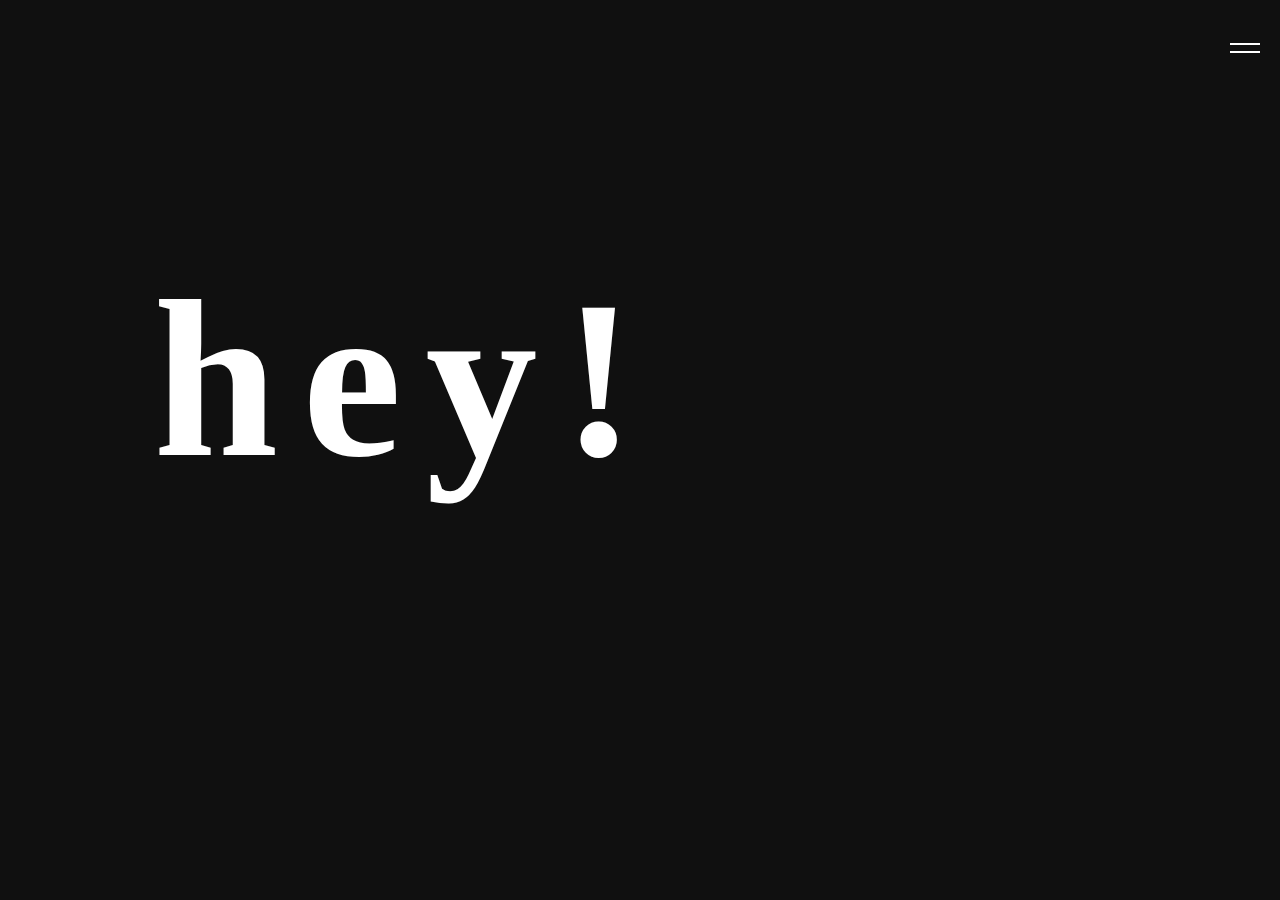
<file: index.html>
<!DOCTYPE html>
<html>
<head>
    <link rel="stylesheet" href="style.css">
    <title>Home</title>
    <style>
        body {
            background-color:#101010;
            margin: 0;
            padding: 0;
            font-family: michroma;
        }

        .nav {
            position: relative;
            justify-content: space-around;
            flex-wrap: wrap;
            width: 100%;
            height: 6rem;
            background-color:#101010;
            transform: rotateX(0);
            transition: all 0.5s ease;
            transform-origin: top;
            transform-style: preserve-3d;
        }

        .nav.closed {
            transform: rotateX(-90deg);
        }

        .nav ul {
            list-style-type: none;
            padding: 0;
            margin: 0;
            position: absolute;
            top: 0;
            left: 0;
            width: 100%;
            height: 100%;
            display: flex;
            align-items: center;
            justify-content: space-around;
            transform: rotateX(90deg);
            transform-origin: top;
            backface-visibility: hidden;
        }

        .nav ul a {
            color: rgb(255, 255, 255);
            text-decoration: none;
            font-size: 1.5rem;
        }

        .hamburger {
            position: absolute;
            right: 1.25rem;
            top: 50%;
            transform: translateY(-50%);
            cursor: pointer;
            user-select: none;
            transition: 0.5s;
        }

        .hamburger.closed {
            transform: rotate(90deg) translateY(-50%);
        }

        .hamburger span {
            display: block;
            width: 1.875rem;
            height: 0.125rem;
            background-color: white;
            margin: 0.375rem 0;
            transition: 0.5s;
        }

        .hamburger.closed span:nth-child(1) {
            transform: rotate(45deg) translate(0.3125rem, 0.3125rem);
        }

        .hamburger.closed span:nth-child(2) {
            opacity: 0;
        }

        .hamburger.closed span:nth-child(3) {
            transform: rotate(-45deg) translate(0.4375rem, -0.375rem);
         }
         </style>
        <script>
        window.onload = function() {
            var nav = document.querySelector('.nav');
            var hamburger = document.querySelector('.hamburger');

            hamburger.onclick = function() {
                nav.classList.toggle('closed');
                hamburger.classList.toggle('closed');
            };
          };
        </script>
        </head>
        <body>
        <div class="nav">
        <ul>
            <li><a href="index.html">Home</a></li>
            <li><a href="portfolio.html">portfolio</a></li>
            <li><a href="content.html">Contact</a></li>
        </ul>

        <div class="hamburger">
            <span></span>
            <span></span>
           </div>
         </div>
         <!-- <section class="horizon15"> -->
                <h2 class="h2-holme">hey!</h2>
         <!-- </section> -->
        </body>
        </html>
</file>
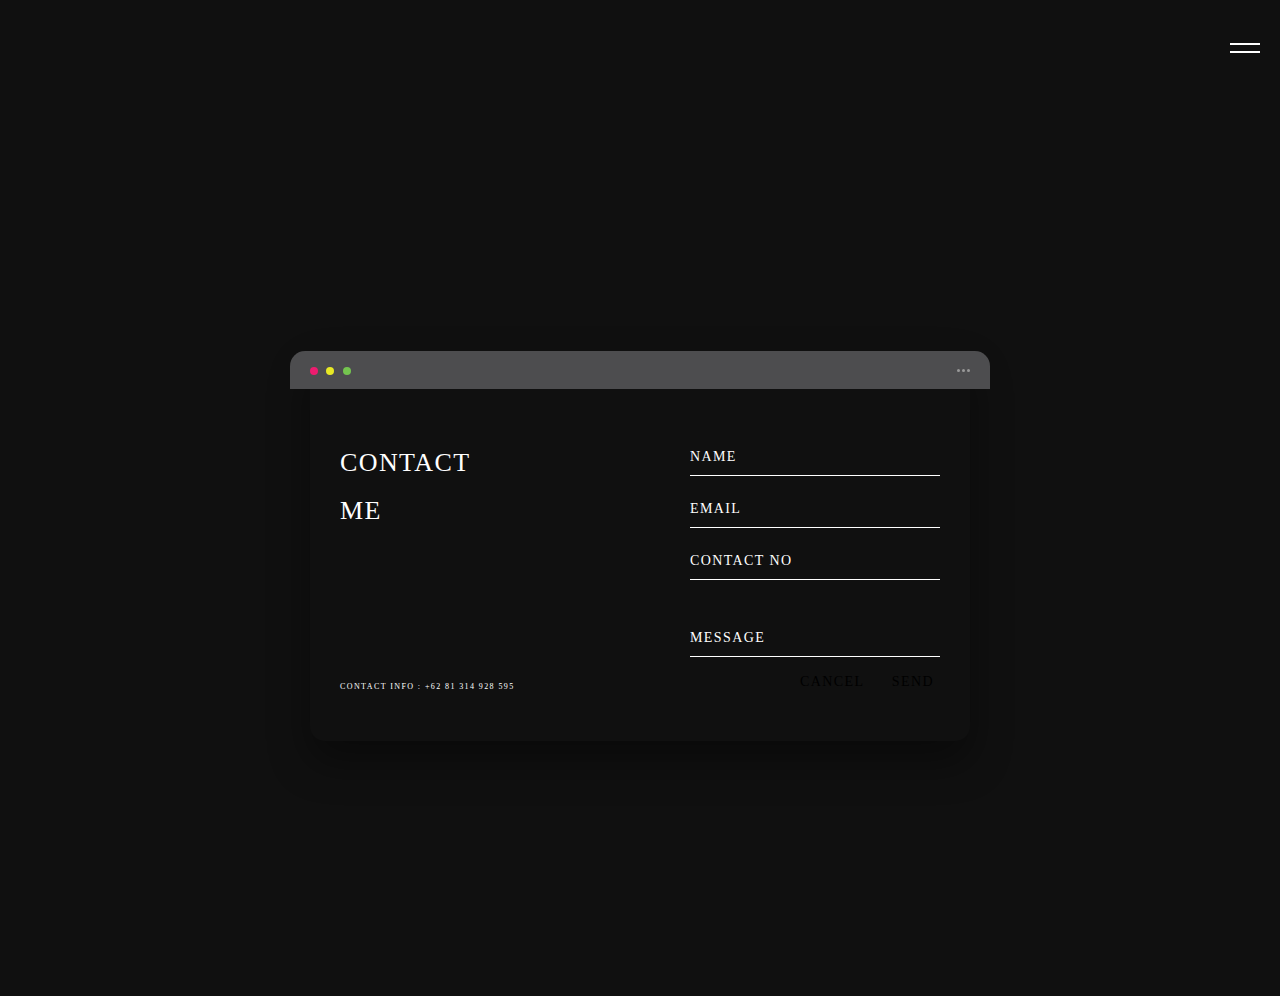
<file: content.html>
<!DOCTYPE html>
<html>
<head>
    <link rel="stylesheet" href="style.css">
    <title>content</title>
    <style>
        body {
            background-color:#101010;
            margin: 0;
            padding: 0;
            font-family: michroma;
        }

        .nav {
            position: relative;
            justify-content: space-around;
            flex-wrap: wrap;
            width: 100%;
            height: 6rem;
            background-color:#101010;
            transform: rotateX(0);
            transition: all 0.5s ease;
            transform-origin: top;
            transform-style: preserve-3d;
        }

        .nav.closed {
            transform: rotateX(-90deg);
        }

        .nav ul {
            list-style-type: none;
            padding: 0;
            margin: 0;
            position: absolute;
            top: 0;
            left: 0;
            width: 100%;
            height: 100%;
            display: flex;
            align-items: center;
            justify-content: space-around;
            transform: rotateX(90deg);
            transform-origin: top;
            backface-visibility: hidden;
        }

        .nav ul a {
            color: rgb(255, 255, 255);
            text-decoration: none;
            font-size: 1.5rem;
        }

        .hamburger {
            position: absolute;
            right: 1.25rem;
            top: 50%;
            transform: translateY(-50%);
            cursor: pointer;
            user-select: none;
            transition: 0.5s;
        }

        .hamburger.closed {
            transform: rotate(90deg) translateY(-50%);
        }

        .hamburger span {
            display: block;
            width: 1.875rem;
            height: 0.125rem;
            background-color: white;
            margin: 0.375rem 0;
            transition: 0.5s;
        }

        .hamburger.closed span:nth-child(1) {
            transform: rotate(45deg) translate(0.3125rem, 0.3125rem);
        }

        .hamburger.closed span:nth-child(2) {
            opacity: 0;
        }

        .hamburger.closed span:nth-child(3) {
            transform: rotate(-45deg) translate(0.4375rem, -0.375rem);
         }

         *, *:before, *:after {
  box-sizing: border-box;
  -webkit-font-smoothing: antialiased;
  -moz-osx-font-smoothing: grayscale;
}

body, button, input {
  font-family:michroma;
  letter-spacing: 1.4px;
}

.background {
  display: flex;
  min-height: 100vh;
}

.container {
  flex: 0 1 700px;
  margin: auto;
}

.screen {
  position: relative;
  border: 3px solid var(--clr-white);
  border-radius: 15px;
}

.screen:after {
  content: '';
  display: block;
  position: absolute;
  top: 0;
  left: 20px;
  right: 20px;
  bottom: 0;
  border-radius: 15px;
  box-shadow: 0 20px 40px rgba(0, 0, 0, .4);
  z-index: -1;
}

.screen-header {
  display: flex;
  align-items: center;
  padding: 10px 20px;
  background: #4d4d4f;
  border-top-left-radius: 15px;
  border-top-right-radius: 15px;
}

.screen-header-left {
  margin-right: auto;
}

.screen-header-button {
  display: inline-block;
  width: 8px;
  height: 8px;
  margin-right: 3px;
  border-radius: 8px;
  background: white;
}

.screen-header-button.close {
  background: #ed1c6f;
}

.screen-header-button.maximize {
  background: #e8e925;
}

.screen-header-button.minimize {
  background: #74c54f;
}

.screen-header-right {
  display: flex;
}

.screen-header-ellipsis {
  width: 3px;
  height: 3px;
  margin-left: 2px;
  border-radius: 8px;
  background: #999;
}

.screen-body {
  display: flex;
}

.screen-body-item {
  flex: 1;
  padding: 50px;
}

.screen-body-item.left {
  display: flex;
  flex-direction: column;
}

.app-title {
  display: flex;
  flex-direction: column;
  position: relative;
  color: white;
  line-height: 3rem;
  
  font-size: 26px;
}

.app-title:after {
  content: '';
  display: block;
  position: absolute;
  left: 0;
  bottom: -10px;
  width: 25px;
  height: 4px;
}

.app-contact {
  margin-top: auto;
  font-size: 8px;
  color:white;
}

.app-form-group {
  margin-bottom: 15px;
}

.app-form-group.message {
  margin-top: 40px;
}

.app-form-group.buttons {
  margin-bottom: 0;
  text-align: right;
}

.app-form-control {
  width: 100%;
  padding: 10px 0;
  background: none;
  border: none;
  border-bottom: 1px solid #ffffff;
  color: #ddd;
  font-size: 14px;
  text-transform: uppercase;
  outline: none;
  transition: border-color .2s;
}

.app-form-control::placeholder {
  color: #ffffff;
}

.app-form-control:focus {
  border-bottom-color: #ddd;
}

.app-form-button {
  background: none;
  border: none;
  font-size: 14px;
  cursor: pointer;
  outline: none;
}

.app-form-button__cancel {
  padding-right: 1rem;
}

.app-form-button:hover {
  color: var(--crl-yellow);
}

.credits {
  display: flex;
  justify-content: center;
  align-items: center;
  margin-top: 20px;
  color: #ffa4bd;
  font-family: 'Roboto Condensed', sans-serif;
  font-size: 16px;
  font-weight: normal;
}

.credits-link {
  display: flex;
  align-items: center;
  color: #fff;
  font-weight: bold;
  text-decoration: none;
}

.dribbble {
  width: 20px;
  height: 20px;
  margin: 0 5px;
}

@media screen and (max-width: 520px) {
  .screen-body {
    flex-direction: column;
  }

  .screen-body-item.left {
    margin-bottom: 30px;
  }

  .app-title {
    flex-direction: row;
  }

  .app-title span {
    margin-right: 12px;
  }

  .app-title:after {
    display: none;
  }
}

@media screen and (max-width: 600px) {
  .screen-body {
    padding: 40px;
  }

  .screen-body-item {
    padding: 0;
  }
}
         </style>
        <script>
        window.onload = function() {
            var nav = document.querySelector('.nav');
            var hamburger = document.querySelector('.hamburger');

            hamburger.onclick = function() {
                nav.classList.toggle('closed');
                hamburger.classList.toggle('closed');
            };
          };
        </script>
        </head>
        <body>
        <div class="nav">
        <ul>
            <li><a href="index.html">Home</a></li>
            <li><a href="portfolio.html">portfolio</a></li>
            <li><a href="content.html">Contact</a></li>
        </ul>

        <div class="hamburger">
            <span></span>
            <span></span>
           </div>
         </div>
         <div class="background" id="contact">
            <div class="container">
              <div class="screen">
                <div class="screen-header">
                  <div class="screen-header-left">
                    <div class="screen-header-button close"></div>
                    <div class="screen-header-button maximize"></div>
                    <div class="screen-header-button minimize"></div>
                  </div>
                  <div class="screen-header-right">
                    <div class="screen-header-ellipsis"></div>
                    <div class="screen-header-ellipsis"></div>
                    <div class="screen-header-ellipsis"></div>
                  </div>
                </div>
                <div class="screen-body">
                  <div class="screen-body-item left">
                    <div class="app-title">
                      <span>CONTACT</span>
                      <span>ME</span>
                    </div>
                    <div class="app-contact">
                      CONTACT INFO : +62 81 314 928 595
                    </div>
                  </div>
                  <div class="screen-body-item">
                    <div class="app-form">
                      <div class="app-form-group">
                        <input class="app-form-control" placeholder="NAME" />
                      </div>
                      <div class="app-form-group">
                        <input class="app-form-control" placeholder="EMAIL" />
                      </div>
                      <div class="app-form-group">
                        <input
                          class="app-form-control"
                          placeholder="CONTACT NO"
                        />
                      </div>
                      <div class="app-form-group message">
                        <input class="app-form-control" placeholder="MESSAGE" />
                      </div>
                      <div class="app-form-group buttons">
                        <button class="app-form-button app-form-button__cancel">
                          CANCEL
                        </button>
                        <button class="app-form-button">SEND</button>
                      </div>
                    </div>
                  </div>
                </div>
              </div>
            </div>
          </div>
        </body>
        </html>
</file>
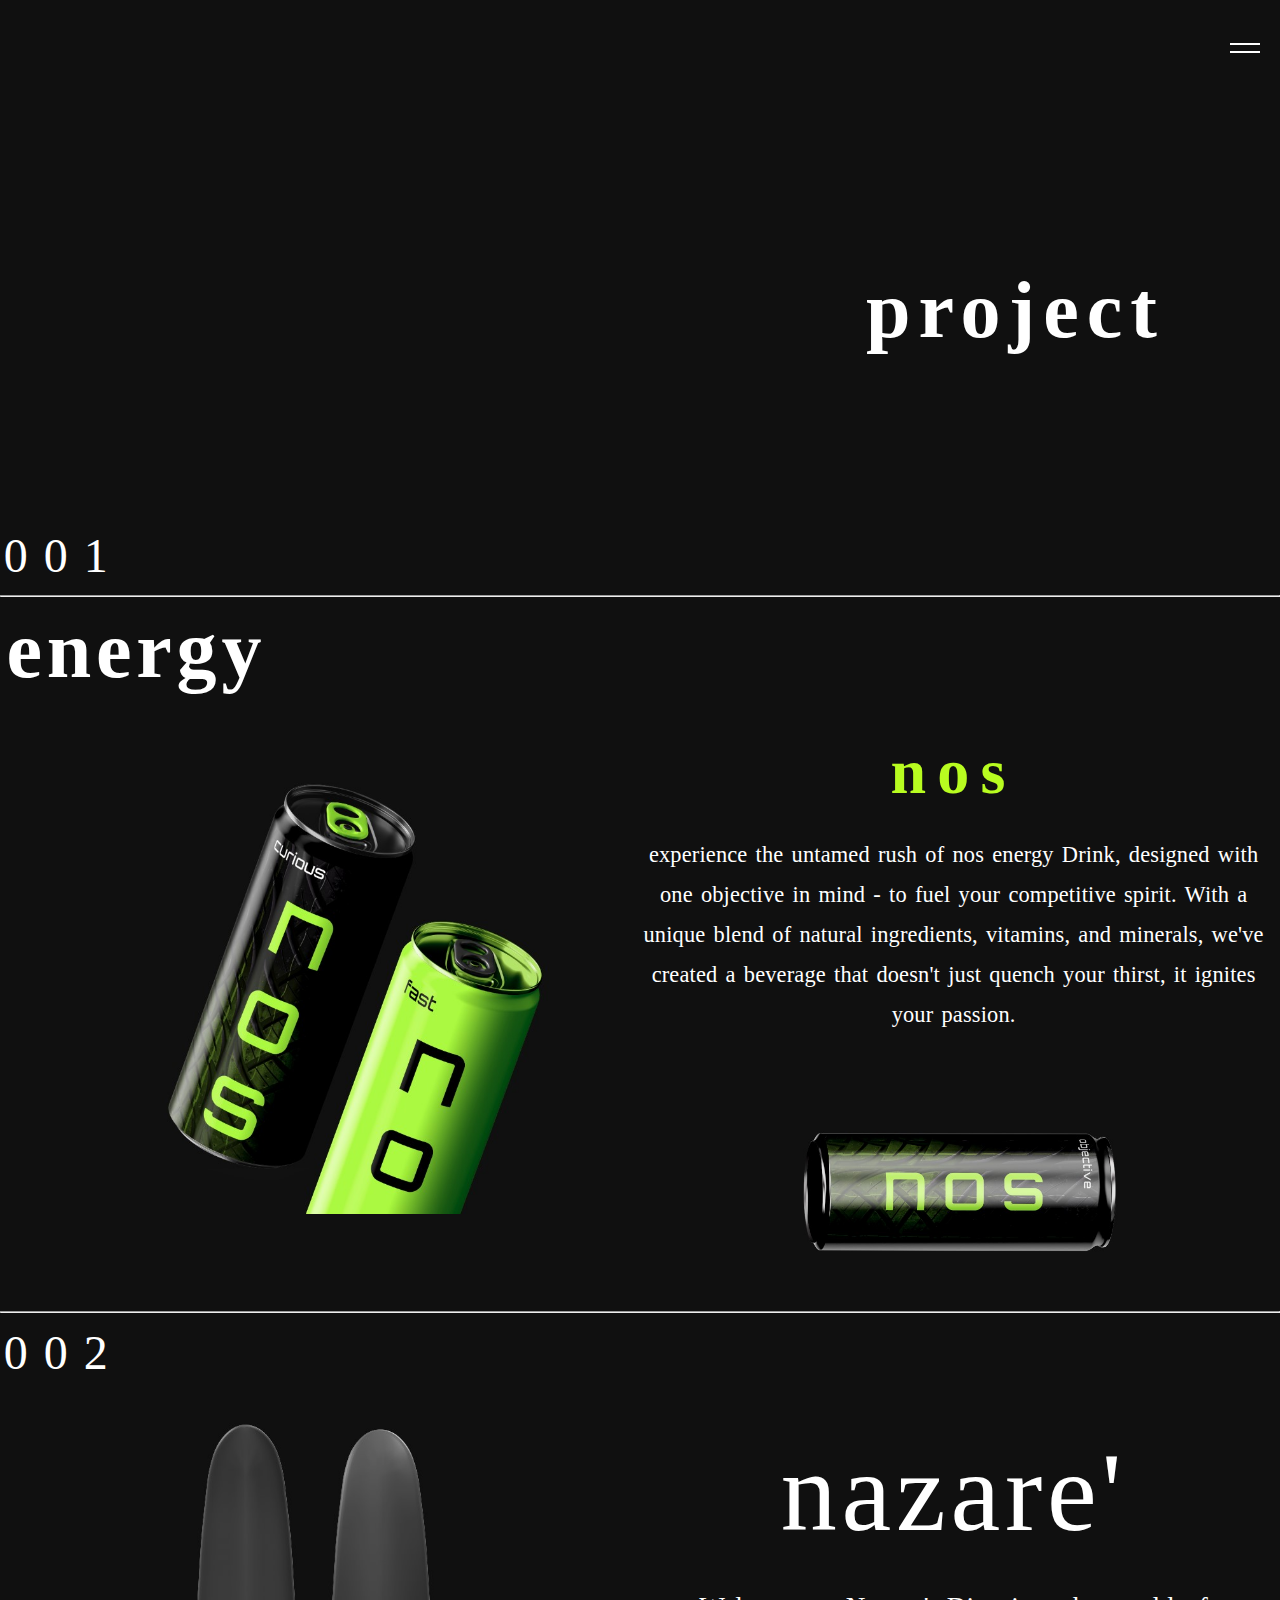
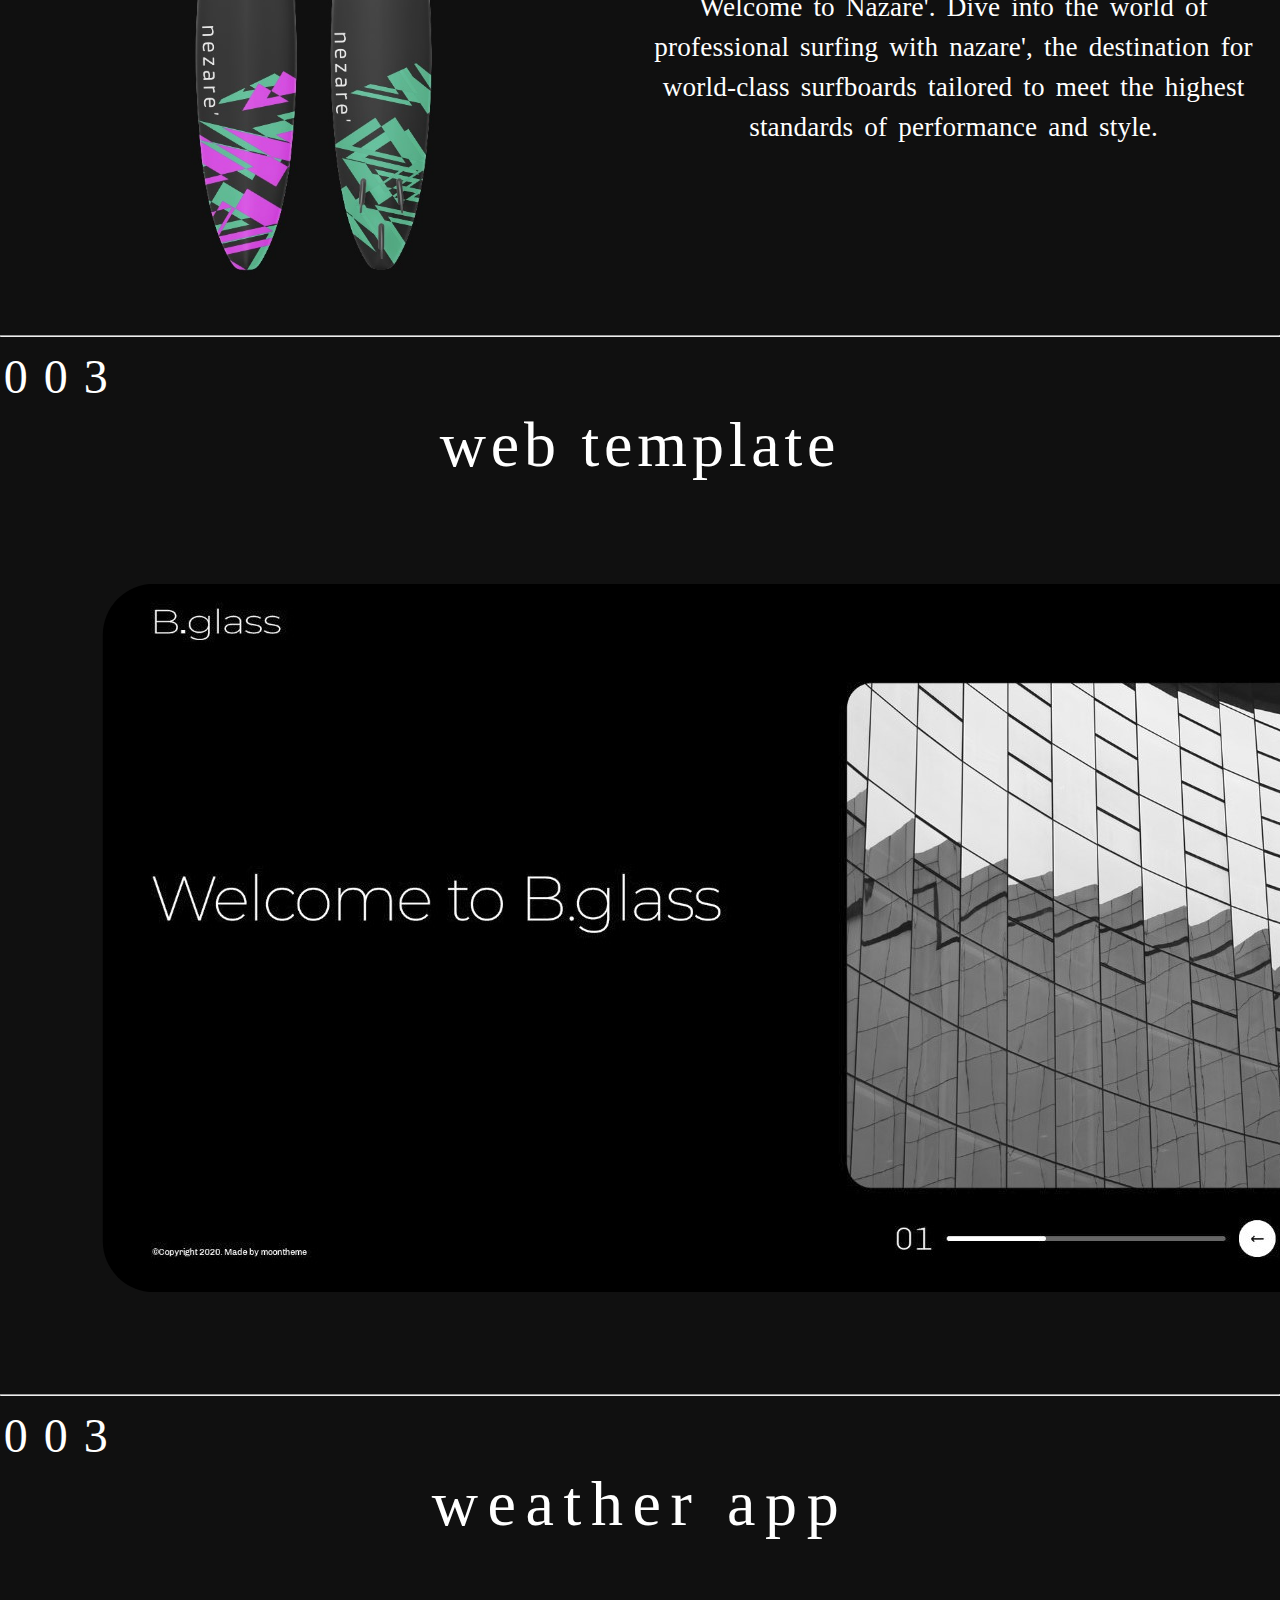
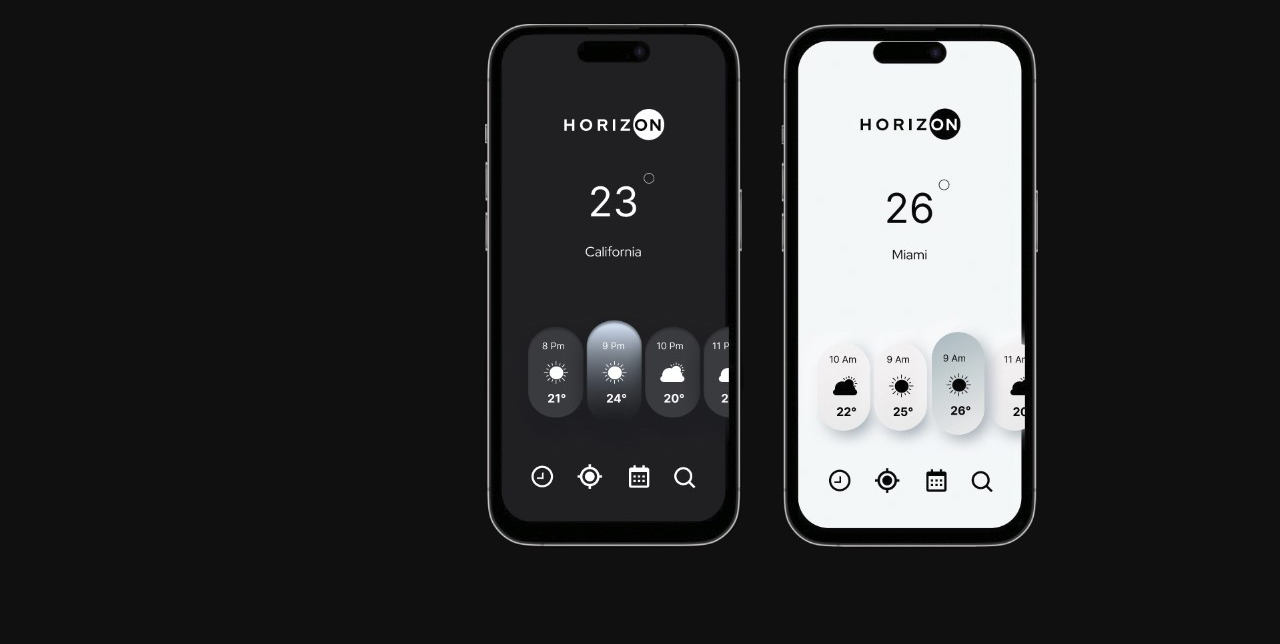
<file: portfolio.html>
<!DOCTYPE html>
<html>
<head>
    <link rel="stylesheet" href="style.css">
    <link rel="preconnect" href="https://fonts.googleapis.com">
    <title>portfolio</title>
    <style>
        body {
            background-color:#101010;
            margin: 0;
            padding: 0;
            font-family: michroma;
        }

        .nav {
            position: relative;
            justify-content: space-around;
            flex-wrap: wrap;
            width: 100%;
            height: 6rem;
            background-color:#101010;
            transform: rotateX(0);
            transition: all 0.5s ease;
            transform-origin: top;
            transform-style: preserve-3d;
        }

        .nav.closed {
            transform: rotateX(-90deg);
        }

        .nav ul {
            list-style-type: none;
            padding: 0;
            margin: 0;
            position: absolute;
            top: 0;
            left: 0;
            width: 100%;
            height: 100%;
            display: flex;
            align-items: center;
            justify-content: space-around;
            transform: rotateX(90deg);
            transform-origin: top;
            backface-visibility: hidden;
        }

        .nav ul a {
            color: rgb(255, 255, 255);
            text-decoration: none;
            font-size: 1.5rem;
        }

        .hamburger {
            position: absolute;
            right: 1.25rem;
            top: 50%;
            transform: translateY(-50%);
            cursor: pointer;
            user-select: none;
            transition: 0.5s;
        }

        .hamburger.closed {
            transform: rotate(90deg) translateY(-50%);
        }

        .hamburger span {
            display: block;
            width: 1.875rem;
            height: 0.125rem;
            background-color: white;
            margin: 0.375rem 0;
            transition: 0.5s;
        }

        .hamburger.closed span:nth-child(1) {
            transform: rotate(45deg) translate(0.3125rem, 0.3125rem);
        }

        .hamburger.closed span:nth-child(2) {
            opacity: 0;
        }

        .hamburger.closed span:nth-child(3) {
            transform: rotate(-45deg) translate(0.4375rem, -0.375rem);
         }
         </style>
        <script>
        window.onload = function() {
            var nav = document.querySelector('.nav');
            var hamburger = document.querySelector('.hamburger');

            hamburger.onclick = function() {
                nav.classList.toggle('closed');
                hamburger.classList.toggle('closed');
            };
          };
        </script>
        </head>
        <body>
        <div class="nav">
        <ul>
            <li><a href="index.html">Home</a></li>
            <li><a href="portfolio.html">portfolio</a></li>
            <li><a href="content.html">Contact</a></li>
        </ul>

        <div class="hamburger">
            <span></span>
            <span></span>
           </div>
         </div>
         <h1 class="h1">project</h1>
         <p class="portfolio">001</p>
         <hr class="hr">

         <h1 class="h12">energy </h1>
         <section>
            <div>
                <img class="nos1" src="nos17.jpg.jpg" alt="">
            </div>
            <div>
                <h1 class="h1p">nos</h1>
                <p>experience the untamed rush of nos energy Drink, designed with one objective in mind 
                    - to fuel your competitive spirit. With a unique blend of natural ingredients, vitamins, and minerals, 
                    we've created a beverage that doesn't just quench your thirst, it ignites your passion.</p>
                    <img class="nos2" src="nos.20jpg.jpg" alt="">
            </div>
         </section>
         <hr class="hr">
         <p class="portfolio">002</p>
         <section class="sectionnazare">
            <div>
                <img class="poto-n" src="serfing nazare21.jpg" alt="">
            </div>
            <div>
                <h1 class="nazare">nazare'</h1>
                <p class="pnazare">Welcome to Nazare'.
                    Dive into the world of professional surfing with nazare', 
                    the destination for world-class surfboards tailored to meet the highest standards of performance and style.</p>
            </div>
         </section>
         <hr class="hr">
         <p class="portfolio">003</p>
       
            <div class="bglass">
                <h1 class="h14">web template </h1>
              
                    <img id="bglass" src="big.glass22.jpg" alt="">
            </div>
            <hr>
            <p class="portfolio">003</p>
            <div>
                <h1 id="weatherapp">weather app</h1>
            </div>
            <article class="horizon15">
                <img id="horizon" src="hoizon34.jpg" alt="">
            </article>


       
           
        </body>
        </html>
</file>
<file: style.css>
::selection {
    background: #b8fc20;
    color: black;
}

.h1{
    font-family: michroma;
    color: white;
    letter-spacing: 0.5rem;
    font-size: 5rem;
    padding: 9%;
    display: flex;
    justify-content: right;
}
.h2-holme {
    color: white;
   font-family: michroma;
   display: flex;
}

.portfolio{
    font-family: michroma;
    color:white;
    font-size: 3rem;
    padding: 0.3%;
    margin: 0;
    letter-spacing: 1rem;
}

.h12{
    font-family: orbitron;
    color: white;
    font-size: 5rem;
    margin: 0.5%;
    letter-spacing: 0.3rem;
}

h2{
    color: white;
    font-size: 14rem;
    letter-spacing: 1.5rem;
    display: flex;
    justify-items: left;
    margin: 2%;
    padding: 10%;

}

.nos1{
    padding:6%;
    width: 100%;
}

section{
    font-family: orbitron;
    font-size: 1.4rem;
    color: rgb(255, 255, 255);
    display: grid;
    grid-template-columns: repeat(2, 1fr);
    justify-items: center;
    letter-spacing: 0.01rem;
    word-spacing:0.15rem;
    line-height: 2.5rem;
    margin: 1%;
    text-align:center;
}

.h1p{
    color:#b8fc20;
    font-family: orbitron;
    font-size: 4rem;
    letter-spacing: 0.7rem;

}
.nos2{

    width: 82%;
    border-radius: 3rem;
}

.nazare{
    font-family: Blinker;
    font-weight: 200;
    font-size: 7rem;
    letter-spacing: 0.3rem;
}

.pnazare{
    font-family:blinker;
    color: white;
    font-weight: 100;
    font-size: 1.7rem;
    display: flex;
    word-spacing: 0.25%;
}

.sectionnazare{
        font-family:Blinker ;
        font-size: 1.4rem;
        color: white;
        display: grid;
        grid-template-columns: repeat(2, 1fr);
        justify-items: center;
        letter-spacing: 0.01rem;
        word-spacing:0.25rem;
        margin: 1%;
        text-align:center;
}

.poto-n{
    width: 100%;

}
.h14{
    font-family:Montserrat Thin;
    font-weight: 100;
    font-size: 4rem;
    color: white;
    letter-spacing: 0.3rem;
    display: flex;
    justify-content: center;
    margin: 0;
    padding: 0;
    
}
#bglass{
    border-radius: 8rem;
    display: flex;
    padding: 6%;
    margin: 2%;
}

#weatherapp{

    font-family: Red Hat Display;
    font-weight: 100;
    font-size: 4rem;
    color: white;
    letter-spacing: 0.6rem;
    display: flex;
    justify-content: center;
    margin: 0;
    padding: 0;
}
/* 
#horizon{
    width: 120%;

} */

.horizon15 > img {
    margin-left: 12rem;
    display: flex;
    justify-content: center;
}
</file>
